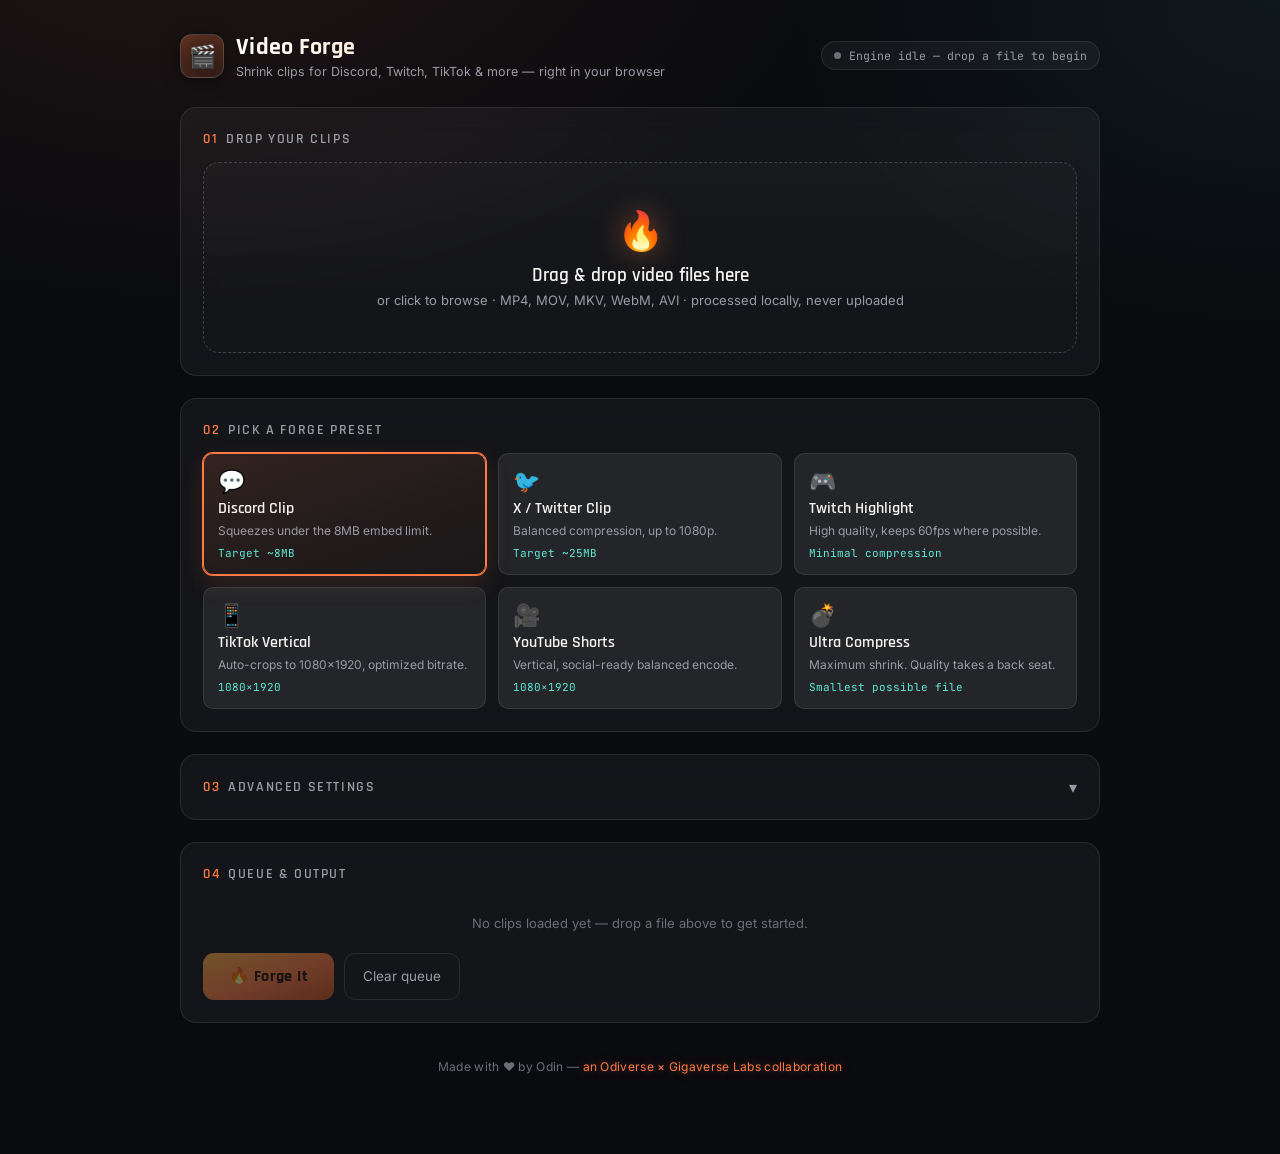
<file: index.html>
<!DOCTYPE html>
<html lang="en">
<head>
<meta charset="UTF-8">
<meta name="viewport" content="width=device-width, initial-scale=1.0">
<title>Video Forge — Shrink your clips for Discord, Twitch &amp; TikTok</title>
<link rel="icon" href="data:image/svg+xml,<svg xmlns=%22http://www.w3.org/2000/svg%22 viewBox=%220 0 100 100%22><text y=%22.9em%22 font-size=%2290%22>🎬</text></svg>">
<link rel="preconnect" href="https://fonts.googleapis.com">
<link rel="preconnect" href="https://fonts.gstatic.com" crossorigin>
<link href="https://fonts.googleapis.com/css2?family=Rajdhani:wght@500;600;700&family=Inter:wght@400;500;600&family=JetBrains+Mono:wght@400;500;600&display=swap" rel="stylesheet">
<style>
  :root{
    --void:#0a0b0f;
    --void-2:#101219;
    --panel:rgba(255,255,255,.045);
    --panel-strong:rgba(255,255,255,.07);
    --border:rgba(255,255,255,.09);
    --border-hi:rgba(255,255,255,.18);
    --ember:#ff7a45;
    --ember-hot:#ffb347;
    --ember-dim:#c9531f;
    --cyan:#5eead4;
    --text:#f5f3ef;
    --muted:#9a9ba5;
    --muted-2:#6c6d78;
    --danger:#ff5c5c;
    --success:#4ade80;
    --radius:16px;
    --radius-sm:10px;
    --font-display:'Rajdhani',sans-serif;
    --font-body:'Inter',-apple-system,BlinkMacSystemFont,'Segoe UI',sans-serif;
    --font-mono:'JetBrains Mono',ui-monospace,monospace;
  }
  *{box-sizing:border-box;}
  html,body{margin:0;padding:0;}
  body{
    background:
      radial-gradient(1100px 700px at 15% -10%, rgba(255,122,69,.09), transparent 60%),
      radial-gradient(900px 600px at 100% 0%, rgba(94,234,212,.06), transparent 55%),
      var(--void);
    color:var(--text);
    font-family:var(--font-body);
    min-height:100vh;
    -webkit-font-smoothing:antialiased;
  }
  ::selection{background:rgba(255,122,69,.35);}
  :focus-visible{outline:2px solid var(--cyan); outline-offset:2px; border-radius:6px;}
  a{color:var(--cyan);}
  .wrap{max-width:960px;margin:0 auto;padding:32px 20px 80px;}
  header.top{display:flex;align-items:center;justify-content:space-between;gap:16px;margin-bottom:28px;flex-wrap:wrap;}
  .brand{display:flex;align-items:center;gap:12px;}
  .brand .mark{
    width:44px;height:44px;border-radius:12px;display:flex;align-items:center;justify-content:center;
    font-size:22px;background:linear-gradient(155deg, rgba(255,122,69,.22), rgba(255,122,69,.02));
    border:1px solid var(--border-hi);
    box-shadow:0 0 26px rgba(255,122,69,.18) inset, 0 4px 18px rgba(0,0,0,.35);
  }
  .brand h1{font-family:var(--font-display);font-weight:700;font-size:24px;letter-spacing:.3px;margin:0;
    background:linear-gradient(90deg,#fff, #ffd8b8 60%, var(--ember));
    -webkit-background-clip:text;background-clip:text;color:transparent;}
  .brand .tag{font-size:12.5px;color:var(--muted);margin-top:2px;}
  .status-pill{
    font-family:var(--font-mono);font-size:11.5px;color:var(--muted);
    border:1px solid var(--border);padding:6px 12px;border-radius:999px;background:var(--panel);
    display:flex;align-items:center;gap:8px;
  }
  .status-dot{width:7px;height:7px;border-radius:50%;background:var(--muted-2);}
  .status-dot.ready{background:var(--success);box-shadow:0 0 8px var(--success);}
  .status-dot.busy{background:var(--ember);box-shadow:0 0 8px var(--ember);animation:pulse 1.1s ease-in-out infinite;}
  @keyframes pulse{0%,100%{opacity:1;}50%{opacity:.35;}}
  section.panel{
    background:var(--panel);border:1px solid var(--border);border-radius:var(--radius);
    padding:22px;margin-bottom:22px;backdrop-filter:blur(14px);-webkit-backdrop-filter:blur(14px);
  }
  h2.section-title{
    font-family:var(--font-display);font-size:14px;letter-spacing:1.6px;text-transform:uppercase;
    color:var(--muted);font-weight:600;margin:0 0 14px;display:flex;align-items:center;gap:8px;
  }
  h2.section-title .n{color:var(--ember);}
  #dropzone{
    border:1.5px dashed var(--border-hi);border-radius:var(--radius);padding:44px 24px;text-align:center;cursor:pointer;
    transition:border-color .18s ease, background .18s ease, transform .15s ease;
    background:linear-gradient(180deg, rgba(255,255,255,.02), transparent);
  }
  #dropzone:hover{border-color:rgba(255,122,69,.5); background:rgba(255,122,69,.04);}
  #dropzone.dragover{border-color:var(--ember); background:rgba(255,122,69,.09); transform:scale(1.005);}
  #dropzone .flame{font-size:38px;display:block;margin-bottom:10px;filter:drop-shadow(0 0 14px rgba(255,122,69,.45));}
  #dropzone .primary{font-family:var(--font-display);font-size:19px;font-weight:600;margin-bottom:4px;}
  #dropzone .secondary{font-size:13px;color:var(--muted);}
  #fileInput{display:none;}
  .preset-grid{display:grid;grid-template-columns:repeat(3,1fr);gap:12px;}
  @media(max-width:720px){.preset-grid{grid-template-columns:repeat(2,1fr);}}
  @media(max-width:460px){.preset-grid{grid-template-columns:1fr;}}
  .preset-card{
    text-align:left;border:1px solid var(--border);background:var(--panel-strong);border-radius:var(--radius-sm);
    padding:14px;cursor:pointer;color:var(--text);font-family:var(--font-body);
    transition:border-color .15s, transform .12s, box-shadow .15s;display:flex;flex-direction:column;gap:4px;
  }
  .preset-card:hover{transform:translateY(-2px);border-color:var(--border-hi);}
  .preset-card.active{
    border-color:var(--ember);box-shadow:0 0 0 1px var(--ember), 0 8px 24px rgba(255,122,69,.15);
    background:linear-gradient(160deg, rgba(255,122,69,.13), rgba(255,122,69,.02));
  }
  .preset-card .icon{font-size:22px;}
  .preset-card .title{font-family:var(--font-display);font-weight:600;font-size:16px;}
  .preset-card .desc{font-size:12px;color:var(--muted);line-height:1.4;}
  .preset-card .target{font-family:var(--font-mono);font-size:11px;color:var(--cyan);margin-top:2px;}
  .adv-toggle{display:flex;align-items:center;justify-content:space-between;cursor:pointer;user-select:none;}
  .adv-toggle .chev{transition:transform .2s ease;color:var(--muted);}
  .adv-toggle.open .chev{transform:rotate(180deg);}
  .adv-body{display:none;margin-top:16px;}
  .adv-body.open{display:block;}
  .adv-grid{display:grid;grid-template-columns:repeat(2,1fr);gap:16px;}
  @media(max-width:560px){.adv-grid{grid-template-columns:1fr;}}
  .field label{display:block;font-size:11.5px;text-transform:uppercase;letter-spacing:1px;color:var(--muted);margin-bottom:6px;}
  select, .crf-row input[type=range]{width:100%;}
  select{
    background:var(--void-2);color:var(--text);border:1px solid var(--border);border-radius:8px;
    padding:9px 10px;font-family:var(--font-body);font-size:13.5px;
  }
  .seg{display:flex;border:1px solid var(--border);border-radius:8px;overflow:hidden;}
  .seg button{
    flex:1;background:transparent;border:none;color:var(--muted);padding:9px 6px;font-size:13px;cursor:pointer;
    font-family:var(--font-body);border-right:1px solid var(--border);
  }
  .seg button:last-child{border-right:none;}
  .seg button.active{background:rgba(255,122,69,.16);color:var(--ember-hot);font-weight:600;}
  .crf-row{display:flex;align-items:center;gap:10px;}
  .crf-row input[type=range]{accent-color:var(--ember);}
  .crf-val{font-family:var(--font-mono);font-size:13px;color:var(--cyan);min-width:28px;text-align:right;}
  .crf-presets{display:flex;gap:6px;margin-top:8px;}
  .crf-presets button{
    font-size:11px;padding:4px 9px;border-radius:6px;border:1px solid var(--border);background:transparent;
    color:var(--muted);cursor:pointer;font-family:var(--font-mono);
  }
  .crf-presets button:hover{border-color:var(--border-hi);color:var(--text);}
  #queueEmpty{color:var(--muted-2);font-size:13px;text-align:center;padding:18px 0;}
  .file-row{
    border:1px solid var(--border);border-radius:var(--radius-sm);padding:14px 16px;margin-bottom:10px;
    background:rgba(255,255,255,.02);
  }
  .file-row .top-line{display:flex;align-items:center;gap:10px;justify-content:space-between;flex-wrap:wrap;}
  .file-row .meta{display:flex;align-items:center;gap:10px;min-width:0;flex:1;}
  .file-row .fico{font-size:20px;flex-shrink:0;}
  .file-row .fname{font-size:14px;font-weight:500;white-space:nowrap;overflow:hidden;text-overflow:ellipsis;max-width:340px;}
  .file-row .fsize{font-family:var(--font-mono);font-size:11.5px;color:var(--muted);flex-shrink:0;}
  .file-row .actions{display:flex;gap:8px;align-items:center;}
  .file-row .meta-line{font-family:var(--font-mono);font-size:11px;color:var(--muted-2);margin-top:8px;}
  .icon-btn{
    background:transparent;border:1px solid var(--border);color:var(--muted);width:30px;height:30px;border-radius:8px;
    cursor:pointer;display:flex;align-items:center;justify-content:center;font-size:14px;transition:all .15s;
  }
  .icon-btn:hover{border-color:var(--border-hi);color:var(--text);}
  .badge{font-family:var(--font-mono);font-size:10.5px;padding:3px 9px;border-radius:999px;letter-spacing:.3px;}
  .badge.queued{background:rgba(154,155,165,.15);color:var(--muted);}
  .badge.analyzing{background:rgba(94,234,212,.15);color:var(--cyan);}
  .badge.working{background:rgba(255,122,69,.18);color:var(--ember-hot);}
  .badge.done{background:rgba(74,222,128,.15);color:var(--success);}
  .badge.error{background:rgba(255,92,92,.15);color:var(--danger);}
  .stage-line{display:flex;justify-content:space-between;font-size:11.5px;color:var(--muted);margin:10px 0 5px;font-family:var(--font-mono);}
  .meter{height:9px;border-radius:999px;background:rgba(255,255,255,.06);overflow:hidden;position:relative;border:1px solid var(--border);}
  .meter .fill{
    height:100%;width:0%;border-radius:999px;
    background:linear-gradient(90deg, var(--ember-dim), var(--ember) 55%, var(--ember-hot));
    background-size:200% 100%;animation:flow 1.8s linear infinite;box-shadow:0 0 10px rgba(255,122,69,.5);
    transition:width .25s ease;
  }
  @keyframes flow{0%{background-position:0% 0;}100%{background-position:-200% 0;}}
  .size-compare{display:flex;gap:16px;margin-top:8px;font-family:var(--font-mono);font-size:11.5px;color:var(--muted);flex-wrap:wrap;}
  .size-compare b{color:var(--text);}
  .size-compare .arrow{color:var(--muted-2);}
  .size-compare .saved{color:var(--success);}
  .err-msg{font-size:12px;color:var(--danger);margin-top:8px;background:rgba(255,92,92,.08);border:1px solid rgba(255,92,92,.25);padding:8px 10px;border-radius:8px;}
  .dl-link{
    font-family:var(--font-mono);font-size:11.5px;color:var(--void);background:var(--success);
    padding:6px 12px;border-radius:7px;text-decoration:none;font-weight:600;
  }
  .run-row{display:flex;align-items:center;justify-content:space-between;gap:14px;flex-wrap:wrap;margin-top:4px;}
  .btn-forge{
    font-family:var(--font-display);font-weight:700;font-size:16px;letter-spacing:.4px;
    background:linear-gradient(160deg, var(--ember-hot), var(--ember) 55%, var(--ember-dim));
    color:#1a0d05;border:none;padding:13px 26px;border-radius:11px;cursor:pointer;
    box-shadow:0 6px 22px rgba(255,122,69,.28);transition:transform .12s, box-shadow .12s;
  }
  .btn-forge:hover{transform:translateY(-1px);box-shadow:0 8px 26px rgba(255,122,69,.4);}
  .btn-forge:disabled{opacity:.4;cursor:not-allowed;transform:none;box-shadow:none;}
  .btn-ghost{
    background:transparent;border:1px solid var(--border);color:var(--muted);padding:11px 18px;border-radius:11px;
    cursor:pointer;font-family:var(--font-body);font-size:13.5px;
  }
  .btn-ghost:hover{border-color:var(--border-hi);color:var(--text);}
  .btn-ghost:disabled{opacity:.35;cursor:not-allowed;}
  .totals{font-family:var(--font-mono);font-size:12px;color:var(--muted);}
  .totals b{color:var(--cyan);}
  .banner{
    border:1px solid rgba(255,179,71,.35);background:rgba(255,179,71,.08);color:#ffd9a8;
    border-radius:10px;padding:10px 14px;font-size:12.5px;margin-bottom:14px;
  }
  #loadOverlay{
    position:fixed;inset:0;background:rgba(6,7,10,.86);backdrop-filter:blur(6px);z-index:50;
    display:flex;align-items:center;justify-content:center;flex-direction:column;gap:14px;transition:opacity .3s ease;
  }
  #loadOverlay.hidden{opacity:0;pointer-events:none;}
  .anvil-spin{font-size:44px;animation:flicker 1.6s ease-in-out infinite;}
  @keyframes flicker{0%,100%{transform:scale(1) rotate(-2deg);opacity:1;}50%{transform:scale(1.08) rotate(2deg);opacity:.85;}}
  #loadOverlay .msg{font-family:var(--font-display);font-size:16px;color:var(--muted);letter-spacing:.5px;}
  #loadOverlay .sub{font-size:12px;color:var(--muted-2);max-width:320px;text-align:center;}
  footer.sig{text-align:center;margin-top:36px;font-size:12px;color:var(--muted-2);letter-spacing:.3px;}
  footer.sig span{color:var(--ember);text-shadow:0 0 10px rgba(255,122,69,.4);}
  @media (prefers-reduced-motion: reduce){
    .status-dot.busy, .meter .fill, .anvil-spin{animation:none;}
  }
</style>
</head>
<body>

<div id="loadOverlay" class="hidden">
  <div class="anvil-spin">🔥</div>
  <div class="msg">Igniting the forge…</div>
  <div class="sub">Loading the encoding engine into your browser. This happens once and everything after runs fully offline, on your device.</div>
</div>

<div class="wrap">
  <header class="top">
    <div class="brand">
      <div class="mark">🎬</div>
      <div>
        <h1>Video Forge</h1>
        <div class="tag">Shrink clips for Discord, Twitch, TikTok &amp; more — right in your browser</div>
      </div>
    </div>
    <div class="status-pill"><span class="status-dot" id="engineDot"></span><span id="engineLabel">Engine idle</span></div>
  </header>

  <div class="banner" id="bigFileBanner" style="display:none;"></div>

  <section class="panel">
    <h2 class="section-title"><span class="n">01</span> Drop your clips</h2>
    <div id="dropzone">
      <span class="flame">🔥</span>
      <div class="primary">Drag &amp; drop video files here</div>
      <div class="secondary">or click to browse · MP4, MOV, MKV, WebM, AVI · processed locally, never uploaded</div>
    </div>
    <input type="file" id="fileInput" multiple accept="video/*,.mkv,.mov,.avi,.webm,.mp4">
  </section>

  <section class="panel">
    <h2 class="section-title"><span class="n">02</span> Pick a forge preset</h2>
    <div class="preset-grid" id="presetGrid"></div>
  </section>

  <section class="panel">
    <div class="adv-toggle" id="advToggle">
      <h2 class="section-title" style="margin:0;"><span class="n">03</span> Advanced settings</h2>
      <span class="chev">▾</span>
    </div>
    <div class="adv-body" id="advBody">
      <div class="adv-grid">
        <div class="field">
          <label>Resolution</label>
          <select id="selResolution">
            <option value="original">Original</option>
            <option value="1080">1080p</option>
            <option value="720">720p</option>
            <option value="480">480p</option>
            <option value="vertical">1080×1920 (vertical crop)</option>
          </select>
        </div>
        <div class="field">
          <label>Frame rate</label>
          <select id="selFps">
            <option value="original">Original</option>
            <option value="60">60 fps</option>
            <option value="30">30 fps</option>
            <option value="24">24 fps</option>
          </select>
        </div>
        <div class="field">
          <label>Codec</label>
          <div class="seg" id="segCodec">
            <button data-val="h264" class="active">H.264</button>
            <button data-val="h265">H.265 (smaller)</button>
          </div>
        </div>
        <div class="field">
          <label>Audio</label>
          <div class="seg" id="segAudio">
            <button data-val="keep" class="active">Keep</button>
            <button data-val="compress">Compress</button>
            <button data-val="remove">Remove</button>
          </div>
        </div>
        <div class="field" style="grid-column:1/-1;">
          <label>Quality (CRF — lower is higher quality &amp; larger file) <span id="crfModeNote" style="color:var(--muted-2);"></span></label>
          <div class="crf-row">
            <input type="range" id="crfSlider" min="0" max="51" value="23">
            <span class="crf-val" id="crfVal">23</span>
          </div>
          <div class="crf-presets">
            <button data-crf="18">18 · High quality</button>
            <button data-crf="23">23 · Balanced</button>
            <button data-crf="28">28 · Compressed</button>
          </div>
        </div>
      </div>
    </div>
  </section>

  <section class="panel">
    <h2 class="section-title"><span class="n">04</span> Queue &amp; output</h2>
    <div id="queueEmpty">No clips loaded yet — drop a file above to get started.</div>
    <div id="queueList"></div>

    <div class="run-row">
      <div style="display:flex;gap:10px;">
        <button class="btn-forge" id="btnForge" disabled>🔥 Forge It</button>
        <button class="btn-ghost" id="btnZip" style="display:none;">⬇ Download all (.zip)</button>
        <button class="btn-ghost" id="btnClear">Clear queue</button>
      </div>
      <div class="totals" id="totalsLabel"></div>
    </div>
  </section>

  <footer class="sig">Made with ❤️ by Odin — <span>an Odiverse × Gigaverse Labs collaboration</span></footer>
</div>

<!--
  FFmpeg.wasm is loaded dynamically at runtime (see loadScript/loadVendorScripts
  below) as classic UMD <script> tags, matching the official ffmpeg.wasm
  "vanilla-app" browser example (no bundler, no ES modules). That example:
  https://github.com/ffmpegwasm/ffmpeg.wasm/blob/main/apps/vanilla-app/public/transcode.html
  After these load, `window.FFmpegWASM.FFmpeg` and `window.FFmpegUtil` are available globally.
-->
<script>
'use strict';

/* =============================================================================
   VENDOR SCRIPT LOADER
   -----------------------------------------------------------------------------
   Injects the FFmpeg.wasm and JSZip UMD builds as classic <script> tags at
   runtime and resolves once each has actually executed. Classic <script src>
   tags (as opposed to ES module imports) are the officially-documented,
   bundler-free way to use ffmpeg.wasm in a plain HTML page.
   ============================================================================= */
function loadScript(url){
  return new Promise((resolve, reject) => {
    const el = document.createElement('script');
    el.src = url;
    el.onload = () => resolve();
    el.onerror = () => reject(new Error('Failed to load script: ' + url));
    document.head.appendChild(el);
  });
}

let vendorScriptsPromise = null;
function loadVendorScripts(){
  if(vendorScriptsPromise) return vendorScriptsPromise;
  const ffmpegUrl = 'https://unpkg.com/@ffmpeg/ffmpeg' + '@' + '0.12.10' + '/dist/umd/ffmpeg.js';
  const utilUrl = 'https://unpkg.com/@ffmpeg/util' + '@' + '0.12.1' + '/dist/umd/index.js';
  const jszipUrl = 'https://cdn.jsdelivr.net/npm/jszip' + '@' + '3.10.1' + '/dist/jszip.min.js';
  vendorScriptsPromise = Promise.all([
    loadScript(ffmpegUrl),
    loadScript(utilUrl),
    loadScript(jszipUrl),
  ]);
  return vendorScriptsPromise;
}

/* =============================================================================
   UTILITY FUNCTIONS
   ============================================================================= */
const Utils = (() => {
  function formatBytes(bytes){
    if(!bytes || bytes <= 0) return '0 B';
    const units = ['B','KB','MB','GB'];
    const i = Math.floor(Math.log(bytes)/Math.log(1024));
    return `${(bytes/Math.pow(1024,i)).toFixed(i===0?0:1)} ${units[i]}`;
  }
  function formatDuration(totalSeconds){
    if(!isFinite(totalSeconds) || totalSeconds < 0) return '--:--';
    const m = Math.floor(totalSeconds/60), s = Math.round(totalSeconds%60);
    return `${String(m).padStart(2,'0')}:${String(s).padStart(2,'0')}`;
  }
  function sanitizeBaseName(name){
    return name.replace(/\.[^/.]+$/, '').replace(/[^a-z0-9_\-]+/gi,'_').slice(0,60);
  }
  function timestampSlug(){
    return new Date().toISOString().replace(/[:.]/g,'-').slice(0,19);
  }
  function humanizeError(raw){
    const msg = (raw||'').toLowerCase();
    if(msg.includes('invalid data') || msg.includes('moov atom') || msg.includes('could not find codec'))
      return "This file looks corrupted or uses a format the engine can't read. Try re-exporting it, or use a different file.";
    if(msg.includes('memory') || msg.includes('out of bounds') || msg.includes('abort'))
      return "This file is too large for your browser to process in one go. Try a shorter clip, a lower resolution, or close other tabs to free up memory.";
    if(msg.includes('no such file'))
      return "The file couldn't be read. Try dropping it in again.";
    return 'Something went wrong during encoding. Try a different preset, a lower resolution, or a smaller file.';
  }
  const ALLOWED_EXT = ['mp4','mov','mkv','webm','avi','m4v','flv'];
  function getExtension(name){ return (name.split('.').pop() || '').toLowerCase(); }
  function isSupportedVideo(name){ return ALLOWED_EXT.includes(getExtension(name)); }
  return { formatBytes, formatDuration, sanitizeBaseName, timestampSlug, humanizeError, getExtension, isSupportedVideo };
})();

/* =============================================================================
   COMPRESSION PROFILES  (pure data — no FFmpeg commands live here)
   ============================================================================= */
const CompressionProfiles = {
  discord: {
    key:'discord', label:'Discord Clip', icon:'💬', description:'Squeezes under the 8MB embed limit.', targetLabel:'Target ~8MB',
    resolution:'720', fps:'30', codec:'h264', rateControlMode:'targetSize', targetSizeMB:8, quality:30, audioMode:'compress', audioBitrateKbps:64
  },
  twitter: {
    key:'twitter', label:'X / Twitter Clip', icon:'🐦', description:'Balanced compression, up to 1080p.', targetLabel:'Target ~25MB',
    resolution:'1080', fps:'original', codec:'h264', rateControlMode:'targetSize', targetSizeMB:25, quality:26, audioMode:'compress', audioBitrateKbps:128
  },
  twitch: {
    key:'twitch', label:'Twitch Highlight', icon:'🎮', description:'High quality, keeps 60fps where possible.', targetLabel:'Minimal compression',
    resolution:'original', fps:'original', codec:'h264', rateControlMode:'quality', targetSizeMB:null, quality:18, audioMode:'keep', audioBitrateKbps:160
  },
  tiktok: {
    key:'tiktok', label:'TikTok Vertical', icon:'📱', description:'Auto-crops to 1080×1920, optimized bitrate.', targetLabel:'1080×1920',
    resolution:'vertical', fps:'30', codec:'h264', rateControlMode:'quality', targetSizeMB:null, quality:23, audioMode:'compress', audioBitrateKbps:128
  },
  shorts: {
    key:'shorts', label:'YouTube Shorts', icon:'🎥', description:'Vertical, social-ready balanced encode.', targetLabel:'1080×1920',
    resolution:'vertical', fps:'30', codec:'h264', rateControlMode:'quality', targetSizeMB:null, quality:25, audioMode:'compress', audioBitrateKbps:128
  },
  ultra: {
    key:'ultra', label:'Ultra Compress', icon:'💣', description:'Maximum shrink. Quality takes a back seat.', targetLabel:'Smallest possible file',
    resolution:'480', fps:'24', codec:'h264', rateControlMode:'quality', targetSizeMB:null, quality:36, audioMode:'compress', audioBitrateKbps:48
  }
};

/** Rough, clearly-labeled heuristic for pre-encode size estimates in quality (CRF) mode.
 *  Real CRF output size depends on scene complexity and can't be known without encoding. */
function estimateOutputBytes(profile, sourceBytes){
  if(profile.rateControlMode === 'targetSize' && profile.targetSizeMB) return profile.targetSizeMB * 1024 * 1024;
  const crfFactor = Math.max(0.12, 1 - (profile.quality/51) * 0.9);
  const resFactor = { original:1, '1080':0.85, '720':0.6, '480':0.35, vertical:0.55 }[profile.resolution] ?? 1;
  return Math.round(sourceBytes * crfFactor * resFactor);
}

/* =============================================================================
   MEDIA ANALYZER — native <video> metadata, no FFmpeg needed for this step
   ============================================================================= */
const MediaAnalyzer = (() => {
  function analyze(file){
    return new Promise((resolve) => {
      const video = document.createElement('video');
      video.preload = 'metadata';
      const objectUrl = URL.createObjectURL(file);
      const cleanup = () => URL.revokeObjectURL(objectUrl);
      video.onloadedmetadata = () => {
        resolve({ duration: video.duration || null, width: video.videoWidth || null, height: video.videoHeight || null });
        cleanup();
      };
      video.onerror = () => { resolve({ duration:null, width:null, height:null }); cleanup(); };
      video.src = objectUrl;
    });
  }
  return { analyze };
})();

/* =============================================================================
   UPLOAD MANAGER — owns the in-memory file queue
   ============================================================================= */
const UploadManager = (() => {
  let idCounter = 0;
  let queue = [];
  function addFiles(fileList){
    const added = [];
    [...fileList].forEach((file) => {
      const record = {
        id: ++idCounter, file, name: file.name, size: file.size,
        status:'queued', stage:'Waiting', progress:0, eta:null, speed:null,
        duration:null, width:null, height:null, estimatedOutputBytes:null,
        outputBlob:null, outputSize:null, outputUrl:null, outputName:null, error:null
      };
      if(!Utils.isSupportedVideo(file.name)){
        record.status = 'error';
        record.error = `".${Utils.getExtension(file.name)}" isn't a supported video format. Try MP4, MOV, MKV, WebM or AVI.`;
      }
      queue.push(record); added.push(record);
    });
    return added;
  }
  function remove(id){
    const rec = queue.find(f => f.id === id);
    if(rec && rec.outputUrl) URL.revokeObjectURL(rec.outputUrl);
    queue = queue.filter(f => f.id !== id);
  }
  function clear(){
    queue.forEach(f => { if(f.outputUrl) URL.revokeObjectURL(f.outputUrl); });
    queue = [];
  }
  function getAll(){ return queue; }
  function getById(id){ return queue.find(f => f.id === id); }
  function update(id, patch){
    const rec = queue.find(f => f.id === id);
    if(rec) Object.assign(rec, patch);
    return rec;
  }
  return { addFiles, remove, clear, getAll, getById, update };
})();

/* =============================================================================
   FFMPEG ENGINE — the only section that talks to FFmpeg.wasm directly
   -----------------------------------------------------------------------------
   Loaded via classic UMD <script> tags above, so `FFmpegWASM` and
   `FFmpegUtil` are already global by the time this runs. Single-threaded
   core is used deliberately: it needs no COOP/COEP headers, so it works on
   plain GitHub Pages hosting with zero server configuration.
   ============================================================================= */
const FFmpegEngine = (() => {
  let ffmpeg = null;
  let ready = false;
  let loadPromise = null;
  const logSubscribers = new Set();
  const progressSubscribers = new Set();

  function initEngine(){
    if(loadPromise) return loadPromise;
    loadPromise = (async () => {
      await loadVendorScripts();

      const { FFmpeg } = window.FFmpegWASM;
      const { toBlobURL } = window.FFmpegUtil;
      ffmpeg = new FFmpeg();

      ffmpeg.on('log', ({ message }) => logSubscribers.forEach(fn => fn(message)));
      ffmpeg.on('progress', ({ progress }) => progressSubscribers.forEach(fn => fn(progress)));

      const baseURL = 'https://unpkg.com/@ffmpeg/core' + '@' + '0.12.6' + '/dist/umd';
      await ffmpeg.load({
        coreURL: await toBlobURL(`${baseURL}/ffmpeg-core.js`, 'text/javascript'),
        wasmURL: await toBlobURL(`${baseURL}/ffmpeg-core.wasm`, 'application/wasm'),
      });
      ready = true;
    })();
    return loadPromise;
  }

  function isReady(){ return ready; }
  function onLog(fn){ logSubscribers.add(fn); return () => logSubscribers.delete(fn); }
  function onProgress(fn){ progressSubscribers.add(fn); return () => progressSubscribers.delete(fn); }

  async function writeInputFile(name, file){
    const data = await FFmpegUtil.fetchFile(file);
    await ffmpeg.writeFile(name, data);
  }
  async function execute(args){ return ffmpeg.exec(args); }
  async function readOutputFile(name){ return ffmpeg.readFile(name); }
  async function cleanupFiles(names){
    for(const name of names){ try{ await ffmpeg.deleteFile(name); }catch(e){} }
  }

  return { initEngine, isReady, onLog, onProgress, writeInputFile, execute, readOutputFile, cleanupFiles };
})();

/* =============================================================================
   PROGRESS MANAGER
   ============================================================================= */
const ProgressManager = (() => {
  let activeFileId = null;
  let encodeStartMs = null;
  let onUpdateCallback = null;
  let unsubLog = null, unsubProgress = null;

  function begin(fileId, onUpdate){
    activeFileId = fileId;
    encodeStartMs = performance.now();
    onUpdateCallback = onUpdate;

    unsubProgress = FFmpegEngine.onProgress((progress) => {
      if(activeFileId !== fileId) return;
      const clamped = Math.max(0, Math.min(1, progress || 0));
      const elapsedSec = (performance.now() - encodeStartMs) / 1000;
      const eta = clamped > 0.02 ? (elapsedSec/clamped) * (1-clamped) : null;
      emit({ progress: clamped, eta });
    });

    unsubLog = FFmpegEngine.onLog((message) => {
      if(activeFileId !== fileId) return;
      const speedMatch = message.match(/speed=\s*([\d.]+)x/);
      if(speedMatch) emit({ speed: `${speedMatch[1]}×` });
    });
  }
  function emit(partial){ if(onUpdateCallback) onUpdateCallback(partial); }
  function end(){
    if(unsubProgress) unsubProgress();
    if(unsubLog) unsubLog();
    unsubProgress = null; unsubLog = null; activeFileId = null; onUpdateCallback = null;
  }
  return { begin, end };
})();

/* =============================================================================
   COMPRESSION CONTROLLER — turns (Profile + Advanced Settings) into FFmpeg args
   ============================================================================= */
const CompressionController = (() => {
  let capturedProbeDuration = null;

  function buildArgs({ profile, overrides, inputName, outputName, durationSec }){
    const resolution = overrides.resolution ?? profile.resolution;
    const fps = overrides.fps ?? profile.fps;
    const codec = overrides.codec ?? profile.codec;
    const audioMode = overrides.audioMode ?? profile.audioMode;
    const audioBitrateKbps = overrides.audioBitrateKbps ?? profile.audioBitrateKbps;
    const quality = overrides.quality ?? profile.quality;
    const rateControlMode = overrides.rateControlModeOverride ?? profile.rateControlMode;

    const vf = [];
    if(resolution === '1080') vf.push('scale=-2:1080');
    else if(resolution === '720') vf.push('scale=-2:720');
    else if(resolution === '480') vf.push('scale=-2:480');
    else if(resolution === 'vertical') vf.push('scale=1080:1920:force_original_aspect_ratio=increase','crop=1080:1920');
    if(fps !== 'original') vf.push(`fps=${fps}`);

    const args = ['-i', inputName];
    if(vf.length) args.push('-vf', vf.join(','));
    args.push('-c:v', codec === 'h265' ? 'libx265' : 'libx264');

    const useTargetSize = rateControlMode === 'targetSize' && profile.targetSizeMB && durationSec;
    if(useTargetSize){
      const audioKbps = audioMode === 'remove' ? 0 : (audioBitrateKbps || 128);
      let videoKbps = Math.floor((profile.targetSizeMB * 8192) / durationSec - audioKbps);
      videoKbps = Math.max(videoKbps, 150);
      args.push('-b:v', `${videoKbps}k`, '-maxrate', `${Math.floor(videoKbps*1.45)}k`, '-bufsize', `${videoKbps*2}k`);
    } else {
      args.push('-crf', String(quality));
    }

    args.push('-preset','veryfast','-pix_fmt','yuv420p');

    if(audioMode === 'remove'){
      args.push('-an');
    } else {
      const ab = audioMode === 'compress' ? (audioBitrateKbps || 96) : 160;
      args.push('-c:a','aac','-b:a',`${ab}k`);
    }

    args.push('-map_metadata','-1','-movflags','+faststart', outputName);
    return args;
  }

  async function probeDuration(inputName){
    capturedProbeDuration = null;
    const unsubscribe = FFmpegEngine.onLog((message) => {
      const m = message.match(/Duration:\s*(\d\d):(\d\d):(\d\d)\.(\d\d)/);
      if(m) capturedProbeDuration = (+m[1])*3600 + (+m[2])*60 + (+m[3]) + (+m[4])/100;
    });
    try{ await FFmpegEngine.execute(['-i', inputName]); }
    catch(e){ /* expected: no output requested */ }
    finally{ unsubscribe(); }
    return capturedProbeDuration;
  }

  async function runJob({ record, profile, overrides, onProgressUpdate }){
    const ext = Utils.getExtension(record.name) || 'mp4';
    const inputName = `in_${record.id}.${ext}`;
    const outputName = `out_${record.id}.mp4`;
    const jobStart = performance.now();

    await FFmpegEngine.writeInputFile(inputName, record.file);

    let durationSec = record.duration;
    const needsProbe = (overrides.rateControlModeOverride ?? profile.rateControlMode) === 'targetSize' && !durationSec;
    if(needsProbe) durationSec = await probeDuration(inputName);

    ProgressManager.begin(record.id, onProgressUpdate);
    const args = buildArgs({ profile, overrides, inputName, outputName, durationSec });

    try{ await FFmpegEngine.execute(args); }
    finally{ ProgressManager.end(); }

    const outputData = await FFmpegEngine.readOutputFile(outputName);
    const blob = new Blob([outputData.buffer], { type:'video/mp4' });
    await FFmpegEngine.cleanupFiles([inputName, outputName]);

    return { blob, encodeDurationSec: (performance.now() - jobStart) / 1000 };
  }

  return { runJob, estimateOutputBytes };
})();

/* =============================================================================
   DOWNLOAD MANAGER
   ============================================================================= */
const DownloadManager = (() => {
  function buildOutputName(originalName, profileKey){
    return `${Utils.sanitizeBaseName(originalName)}_${profileKey}_${Utils.timestampSlug()}.mp4`;
  }
  function triggerDownload(blob, filename){
    const url = URL.createObjectURL(blob);
    const a = document.createElement('a');
    a.href = url; a.download = filename; a.click();
    setTimeout(() => URL.revokeObjectURL(url), 4000);
  }
  async function downloadAllAsZip(records){
    const zip = new JSZip();
    records.forEach(r => zip.file(r.outputName, r.outputBlob));
    const blob = await zip.generateAsync({ type:'blob' });
    triggerDownload(blob, `VideoForge_Batch_${Date.now()}.zip`);
  }
  return { buildOutputName, triggerDownload, downloadAllAsZip };
})();

/* =============================================================================
   UI LAYER
   ============================================================================= */
const UI = (() => {
  const dom = {};
  let selectedProfileKey = 'discord';
  let overrides = {};
  let qualityTouchedManually = false;
  let isProcessing = false;
  let warmupStarted = false;

  function cacheDom(){
    dom.dropzone = document.getElementById('dropzone');
    dom.fileInput = document.getElementById('fileInput');
    dom.presetGrid = document.getElementById('presetGrid');
    dom.queueList = document.getElementById('queueList');
    dom.queueEmpty = document.getElementById('queueEmpty');
    dom.btnForge = document.getElementById('btnForge');
    dom.btnZip = document.getElementById('btnZip');
    dom.btnClear = document.getElementById('btnClear');
    dom.totals = document.getElementById('totalsLabel');
    dom.engineDot = document.getElementById('engineDot');
    dom.engineLabel = document.getElementById('engineLabel');
    dom.bigFileBanner = document.getElementById('bigFileBanner');
    dom.loadOverlay = document.getElementById('loadOverlay');
    dom.overlayMsg = dom.loadOverlay.querySelector('.msg');
    dom.overlaySub = dom.loadOverlay.querySelector('.sub');
    dom.advToggle = document.getElementById('advToggle');
    dom.advBody = document.getElementById('advBody');
    dom.selResolution = document.getElementById('selResolution');
    dom.selFps = document.getElementById('selFps');
    dom.segCodec = document.getElementById('segCodec');
    dom.segAudio = document.getElementById('segAudio');
    dom.crfSlider = document.getElementById('crfSlider');
    dom.crfVal = document.getElementById('crfVal');
    dom.crfModeNote = document.getElementById('crfModeNote');
  }

  function renderPresets(){
    dom.presetGrid.innerHTML = '';
    Object.values(CompressionProfiles).forEach((profile) => {
      const card = document.createElement('button');
      card.type = 'button';
      card.className = 'preset-card' + (profile.key === selectedProfileKey ? ' active' : '');
      card.innerHTML = `
        <span class="icon">${profile.icon}</span>
        <span class="title">${profile.label}</span>
        <span class="desc">${profile.description}</span>
        <span class="target">${profile.targetLabel}</span>`;
      card.addEventListener('click', () => selectProfile(profile.key));
      dom.presetGrid.appendChild(card);
    });
  }
  function selectProfile(key){
    selectedProfileKey = key;
    overrides = {};
    qualityTouchedManually = false;
    syncAdvancedPanel();
    renderPresets();
    refreshQueueEstimates();
  }

  function syncAdvancedPanel(){
    const profile = CompressionProfiles[selectedProfileKey];
    dom.selResolution.value = overrides.resolution ?? profile.resolution;
    dom.selFps.value = overrides.fps ?? profile.fps;
    const codec = overrides.codec ?? profile.codec;
    const audioMode = overrides.audioMode ?? profile.audioMode;
    [...dom.segCodec.children].forEach(b => b.classList.toggle('active', b.dataset.val === codec));
    [...dom.segAudio.children].forEach(b => b.classList.toggle('active', b.dataset.val === audioMode));
    const quality = overrides.quality ?? profile.quality;
    dom.crfSlider.value = quality;
    dom.crfVal.textContent = quality;
    updateCrfNote(profile);
  }
  function updateCrfNote(profile){
    const usingTargetSize = profile.rateControlMode === 'targetSize' && profile.targetSizeMB && !qualityTouchedManually;
    dom.crfModeNote.textContent = usingTargetSize
      ? `— using target-size bitrate (${profile.targetSizeMB}MB); moving the slider switches to manual quality` : '';
  }
  function bindAdvancedPanel(){
    dom.advToggle.addEventListener('click', () => {
      dom.advToggle.classList.toggle('open');
      dom.advBody.classList.toggle('open');
    });
    dom.selResolution.addEventListener('change', () => { overrides.resolution = dom.selResolution.value; refreshQueueEstimates(); });
    dom.selFps.addEventListener('change', () => { overrides.fps = dom.selFps.value; });
    dom.segCodec.addEventListener('click', (e) => {
      const btn = e.target.closest('button'); if(!btn) return;
      [...dom.segCodec.children].forEach(b => b.classList.remove('active'));
      btn.classList.add('active'); overrides.codec = btn.dataset.val;
    });
    dom.segAudio.addEventListener('click', (e) => {
      const btn = e.target.closest('button'); if(!btn) return;
      [...dom.segAudio.children].forEach(b => b.classList.remove('active'));
      btn.classList.add('active'); overrides.audioMode = btn.dataset.val;
    });
    dom.crfSlider.addEventListener('input', () => {
      dom.crfVal.textContent = dom.crfSlider.value;
      overrides.quality = +dom.crfSlider.value;
      overrides.rateControlModeOverride = 'quality';
      qualityTouchedManually = true;
      updateCrfNote(CompressionProfiles[selectedProfileKey]);
      refreshQueueEstimates();
    });
    document.querySelectorAll('.crf-presets button').forEach((btn) => {
      btn.addEventListener('click', () => {
        dom.crfSlider.value = btn.dataset.crf;
        dom.crfSlider.dispatchEvent(new Event('input'));
      });
    });
  }

  function bindUpload(){
    dom.dropzone.addEventListener('click', () => dom.fileInput.click());
    dom.dropzone.addEventListener('dragover', (e) => { e.preventDefault(); dom.dropzone.classList.add('dragover'); });
    dom.dropzone.addEventListener('dragleave', () => dom.dropzone.classList.remove('dragover'));
    dom.dropzone.addEventListener('drop', (e) => {
      e.preventDefault(); dom.dropzone.classList.remove('dragover');
      handleNewFiles(e.dataTransfer.files);
    });
    dom.fileInput.addEventListener('change', () => { handleNewFiles(dom.fileInput.files); dom.fileInput.value = ''; });
  }

  function handleNewFiles(fileList){
    const added = UploadManager.addFiles(fileList);
    const hasBigFile = added.some(f => f.size > 800*1024*1024);
    if(hasBigFile){
      dom.bigFileBanner.style.display = 'block';
      dom.bigFileBanner.textContent = "⚠ One or more files are quite large. Big files can take a while and may strain your browser's memory — consider trimming clips first if you run into trouble.";
    }
    added.filter(f => f.status !== 'error').forEach(async (rec) => {
      UploadManager.update(rec.id, { status:'analyzing', stage:'Reading file info' });
      renderQueue();
      const meta = await MediaAnalyzer.analyze(rec.file);
      const profile = CompressionProfiles[selectedProfileKey];
      const estimate = CompressionController.estimateOutputBytes(profile, rec.size);
      UploadManager.update(rec.id, {
        status:'queued', stage:'Waiting', duration: meta.duration, width: meta.width, height: meta.height,
        estimatedOutputBytes: estimate
      });
      renderQueue();
      refreshForgeButton();
    });
    warmEngine();
    renderQueue();
    refreshForgeButton();
  }

  function refreshQueueEstimates(){
    const profile = CompressionProfiles[selectedProfileKey];
    UploadManager.getAll().forEach((rec) => {
      if(rec.status === 'done' || rec.status === 'error') return;
      UploadManager.update(rec.id, { estimatedOutputBytes: CompressionController.estimateOutputBytes(profile, rec.size) });
    });
    renderQueue();
  }

  function renderQueue(){
    const all = UploadManager.getAll();
    dom.queueEmpty.style.display = all.length ? 'none' : 'block';
    dom.queueList.innerHTML = '';
    all.forEach(rec => dom.queueList.appendChild(buildFileRow(rec)));
    updateTotals();
  }
  function buildFileRow(rec){
    const row = document.createElement('div');
    row.className = 'file-row';
    row.dataset.id = rec.id;
    const badgeText = { queued:'Queued', analyzing:'Analyzing…', working:'Forging…', done:'Done', error:'Error' }[rec.status] || rec.status;
    const icon = rec.status === 'done' ? '✅' : rec.status === 'error' ? '⚠️' : '🎞️';
    const metaLine = rec.status !== 'error' ? `
      <div class="meta-line">
        ${rec.width ? `${rec.width}×${rec.height}` : '—'} ·
        ${rec.duration ? Utils.formatDuration(rec.duration) : '—'} ·
        est. output ${rec.estimatedOutputBytes ? Utils.formatBytes(rec.estimatedOutputBytes) : '—'}
      </div>` : '';
    const workingBlock = rec.status === 'working' ? `
      <div class="stage-line">
        <span>${rec.stage}${rec.speed ? ` · ${rec.speed} speed` : ''}</span>
        <span>${Math.round(rec.progress*100)}% · ETA ${Utils.formatDuration(rec.eta)}</span>
      </div>
      <div class="meter"><div class="fill" style="width:${Math.round(rec.progress*100)}%"></div></div>` : '';
    const doneBlock = rec.status === 'done' ? `
      <div class="size-compare">
        <span>In: <b>${Utils.formatBytes(rec.size)}</b></span>
        <span class="arrow">→</span>
        <span>Out: <b>${Utils.formatBytes(rec.outputSize)}</b></span>
        <span class="saved">${rec.outputSize < rec.size ? '−' : '+'}${Math.abs(Math.round((1 - rec.outputSize/rec.size)*100))}% · encoded in ${Utils.formatDuration(rec.encodeDurationSec)}</span>
      </div>` : '';
    const errorBlock = rec.status === 'error' ? `<div class="err-msg">${rec.error}</div>` : '';

    row.innerHTML = `
      <div class="top-line">
        <div class="meta">
          <span class="fico">${icon}</span>
          <span class="fname" title="${rec.name}">${rec.name}</span>
          <span class="fsize">${Utils.formatBytes(rec.size)}</span>
        </div>
        <div class="actions">
          <span class="badge ${rec.status}">${badgeText}</span>
          ${rec.status === 'done' ? `<a class="dl-link" download="${rec.outputName}" href="${rec.outputUrl}">⬇ Download</a>` : ''}
          ${rec.status !== 'working' ? `<button class="icon-btn" data-action="remove" title="Remove">✕</button>` : ''}
        </div>
      </div>
      ${metaLine}${workingBlock}${doneBlock}${errorBlock}
    `;
    row.querySelector('[data-action="remove"]')?.addEventListener('click', () => {
      UploadManager.remove(rec.id); renderQueue(); refreshForgeButton();
    });
    return row;
  }
  function patchFileRow(id, patch){
    const rec = UploadManager.update(id, patch);
    if(!rec) return;
    const row = dom.queueList.querySelector(`.file-row[data-id="${id}"]`);
    if(row) row.replaceWith(buildFileRow(rec));
    updateTotals();
  }
  function updateTotals(){
    const done = UploadManager.getAll().filter(f => f.status === 'done');
    if(!done.length){ dom.totals.textContent = ''; dom.btnZip.style.display = 'none'; return; }
    const inTotal = done.reduce((a,f) => a+f.size, 0);
    const outTotal = done.reduce((a,f) => a+f.outputSize, 0);
    const savedPct = Math.round((1 - outTotal/inTotal) * 100);
    dom.totals.innerHTML = `${done.length} done · <b>${Utils.formatBytes(inTotal)}</b> → <b>${Utils.formatBytes(outTotal)}</b> (${savedPct>=0?'−':'+'}${Math.abs(savedPct)}%)`;
    dom.btnZip.style.display = done.length > 1 ? 'inline-block' : 'none';
  }

  function warmEngine(){
    if(warmupStarted) return;
    warmupStarted = true;
    setEngineState('loading');
    FFmpegEngine.initEngine()
      .then(() => { setEngineState('ready'); refreshForgeButton(); })
      .catch((err) => { console.error(err); setEngineState('failed'); });
  }
  function setEngineState(state){
    dom.engineDot.classList.remove('ready','busy');
    if(state === 'loading'){
      dom.engineLabel.textContent = 'Loading engine…';
      dom.loadOverlay.classList.remove('hidden');
    } else if(state === 'ready'){
      dom.engineLabel.textContent = 'Engine ready';
      dom.engineDot.classList.add('ready');
      dom.loadOverlay.classList.add('hidden');
    } else if(state === 'failed'){
      dom.engineLabel.textContent = 'Engine failed to load';
      dom.overlayMsg.textContent = "The forge couldn't ignite.";
      dom.overlaySub.textContent = 'Your browser blocked the encoding engine from loading. Check your connection, try Chrome or Edge on desktop, then reload the page.';
    } else if(state === 'idle'){
      dom.engineLabel.textContent = 'Engine idle — drop a file to begin';
    }
  }

  function bindActions(){
    dom.btnForge.addEventListener('click', runQueue);
    dom.btnClear.addEventListener('click', () => {
      if(isProcessing) return;
      UploadManager.clear(); renderQueue(); refreshForgeButton();
    });
    dom.btnZip.addEventListener('click', async () => {
      dom.btnZip.disabled = true; dom.btnZip.textContent = 'Zipping…';
      try{ await DownloadManager.downloadAllAsZip(UploadManager.getAll().filter(f => f.status === 'done')); }
      catch(e){ alert("Couldn't build the zip — try downloading files individually instead."); }
      finally{ dom.btnZip.disabled = false; dom.btnZip.textContent = '⬇ Download all (.zip)'; }
    });
  }

  async function runQueue(){
    if(isProcessing) return;
    warmEngine();
    if(!FFmpegEngine.isReady()){
      await FFmpegEngine.initEngine().catch(() => {});
      if(!FFmpegEngine.isReady()) return;
      setEngineState('ready');
    }
    const pending = UploadManager.getAll().filter(f => f.status === 'queued');
    if(!pending.length) return;

    isProcessing = true; refreshForgeButton();
    for(const rec of pending){
      if(!UploadManager.getById(rec.id)) continue;
      await runSingleJob(rec.id);
    }
    isProcessing = false; refreshForgeButton();
  }

  async function runSingleJob(id){
    const rec = UploadManager.getById(id);
    if(!rec) return;
    const profile = CompressionProfiles[selectedProfileKey];
    patchFileRow(id, { status:'working', stage:'Encoding', progress:0, eta:null, speed:null });
    try{
      const { blob, encodeDurationSec } = await CompressionController.runJob({
        record: rec, profile, overrides,
        onProgressUpdate: (partial) => {
          const patch = {};
          if(partial.progress !== undefined) patch.progress = partial.progress;
          if(partial.eta !== undefined) patch.eta = partial.eta;
          if(partial.speed !== undefined) patch.speed = partial.speed;
          if(Object.keys(patch).length) patchFileRow(id, patch);
        }
      });
      const outputName = DownloadManager.buildOutputName(rec.name, selectedProfileKey);
      const outputUrl = URL.createObjectURL(blob);
      patchFileRow(id, { status:'done', progress:1, stage:'Complete', outputBlob:blob, outputSize:blob.size, outputUrl, outputName, encodeDurationSec });
    }catch(err){
      patchFileRow(id, { status:'error', error: Utils.humanizeError(err && err.message), progress:0 });
    }
  }

  function refreshForgeButton(){
    const hasQueued = UploadManager.getAll().some(f => f.status === 'queued');
    dom.btnForge.disabled = !hasQueued || isProcessing;
    dom.btnForge.textContent = isProcessing ? '🔥 Forging…' : '🔥 Forge It';
    dom.engineDot.classList.toggle('busy', isProcessing);
  }

  function init(){
    cacheDom();
    setEngineState('idle');
    renderPresets();
    syncAdvancedPanel();
    bindAdvancedPanel();
    bindUpload();
    bindActions();
    renderQueue();
    refreshForgeButton();
  }
  return { init };
})();

/* =============================================================================
   BOOTSTRAP
   ============================================================================= */
UI.init();
</script>
</body>
</html>
</file>
